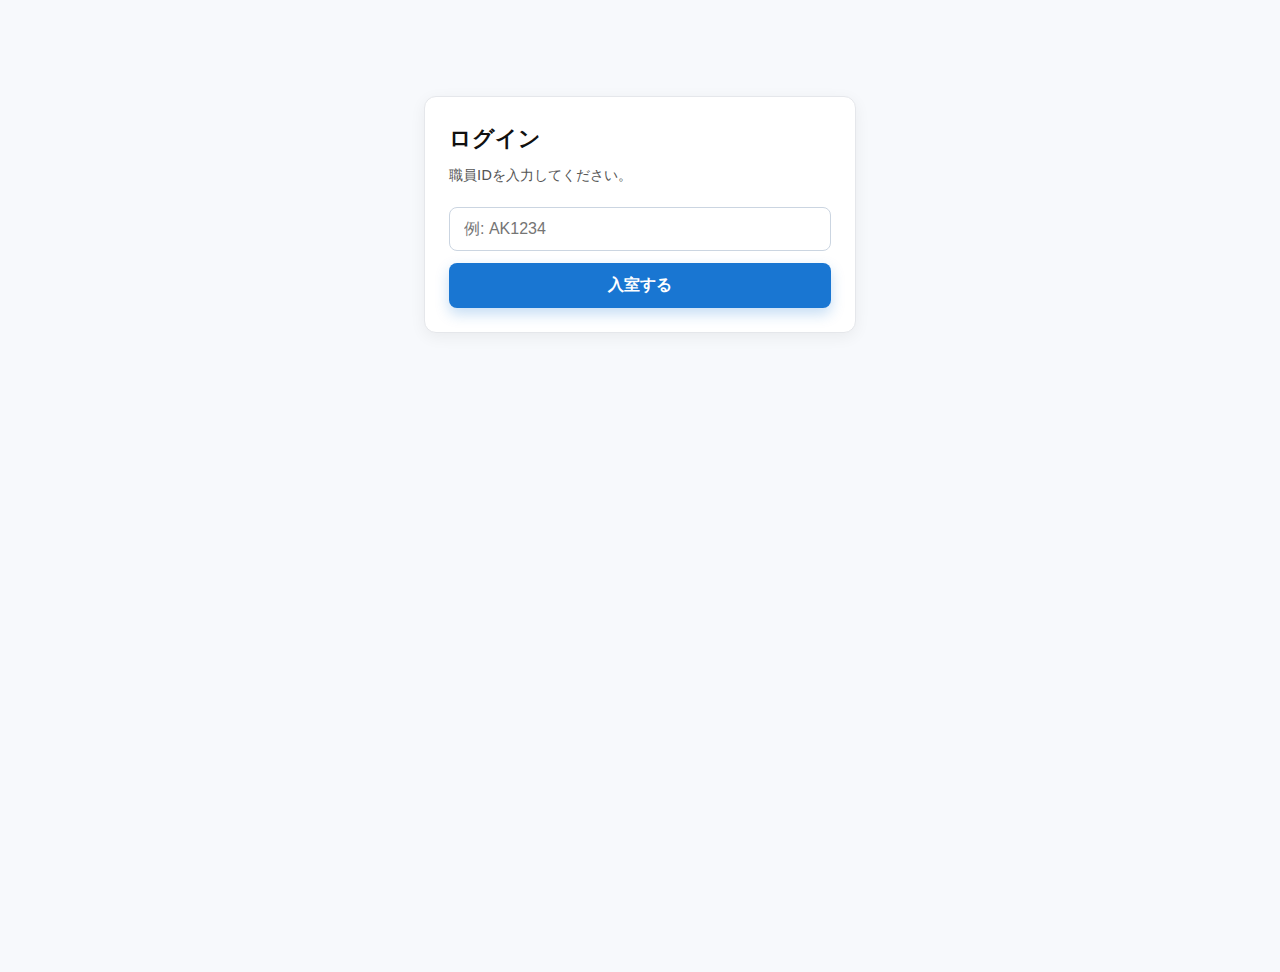
<file: index.html>
<!DOCTYPE html>
<html lang="ja">
  <head>
    <meta name="robots" content="noindex, nofollow" />
    <meta charset="utf-8" />
    <meta name="viewport" content="width=device-width, initial-scale=1" />
    <title>STAT画像学習システム</title>
    <link rel="stylesheet" href="css/index.css" />
  </head>

  <body>
    <main class="container">
      <section class="card">
        <h1 class="title">ログイン</h1>
        <p class="subtitle">職員IDを入力してください。</p>

        <form id="loginForm" class="form">
          <input
            name="uid"
            placeholder="例: AK1234"
            required
            class="input"
            autocomplete="off"
            inputmode="latin"
          />
          <button type="submit" class="btn btn-primary">入室する</button>
        </form>
      </section>
    </main>

    <!-- 認証中オーバーレイ -->
    <div id="loading" class="loading" aria-live="polite" aria-busy="true" hidden>
      <div class="spinner" aria-hidden="true"></div>
      <p class="loading-text">認証中です…</p>
    </div>

    <script>
  const API =
    "https://script.google.com/macros/s/AKfycbxZP5jL90wjUA80D_XxGO1IyEwCrEmW4TB-n_Y999lHVUQ9OgUIErIbGBEWlbPJfj8-/exec";

  const form   = document.getElementById("loginForm");
  const input  = form.querySelector('input[name="uid"]');
  const button = form.querySelector('button[type="submit"]');
  const loader = document.getElementById("loading");

  form.addEventListener("submit", async (e) => {
    e.preventDefault();

    let uid = new FormData(form).get("uid") || "";
    uid = uid
      .replace(/[Ａ-Ｚａ-ｚ０-９]/g, (s) => String.fromCharCode(s.charCodeAt(0) - 0xfee0))
      .replace(/\s+/g, "")
      .trim();
    if (!uid) return alert("IDを入力してください");

    // UI: 読み込み状態にする
    setLoading(true);

    // ★テスト用ショートカット
    if (uid === "9999") {
      sessionStorage.setItem("authenticated", "true");
      sessionStorage.setItem("uid", uid);
      sessionStorage.setItem("name", "テストユーザー");
      location.replace("patient.html");
      return;
    }

    try {
      const r = await fetch(API + "?route=verify", {
        method: "POST",
        headers: { "Content-Type": "text/plain;charset=utf-8" }, // プリフライト回避
        body: JSON.stringify({ uid }),
      });
      if (!r.ok) throw new Error("HTTP " + r.status);
      const j = await r.json();

      if (j.ok) {
        sessionStorage.setItem("authenticated", "true");
        sessionStorage.setItem("uid", uid);
        if (j.name) sessionStorage.setItem("name", j.name);
        location.replace("patient.html");
      } else {
        alert(j.error || "IDが無効です");
        input.focus();
      }
    } catch (err) {
      console.error(err);
      alert("通信エラー。時間をおいて再試行してください。");
      input.focus();
    } finally {
      clearTimeout(slowTip);
      setLoading(false);
    }
  });

  function setLoading(isLoading) {
    if (!loader) return;
    loader.hidden = !isLoading;
    button.disabled = isLoading;
    button.dataset.originalText ??= button.textContent;
    button.textContent = isLoading ? "認証中…" : button.dataset.originalText;
    input.readOnly = isLoading;
  }
</script>

  </body>
</html>
</file>
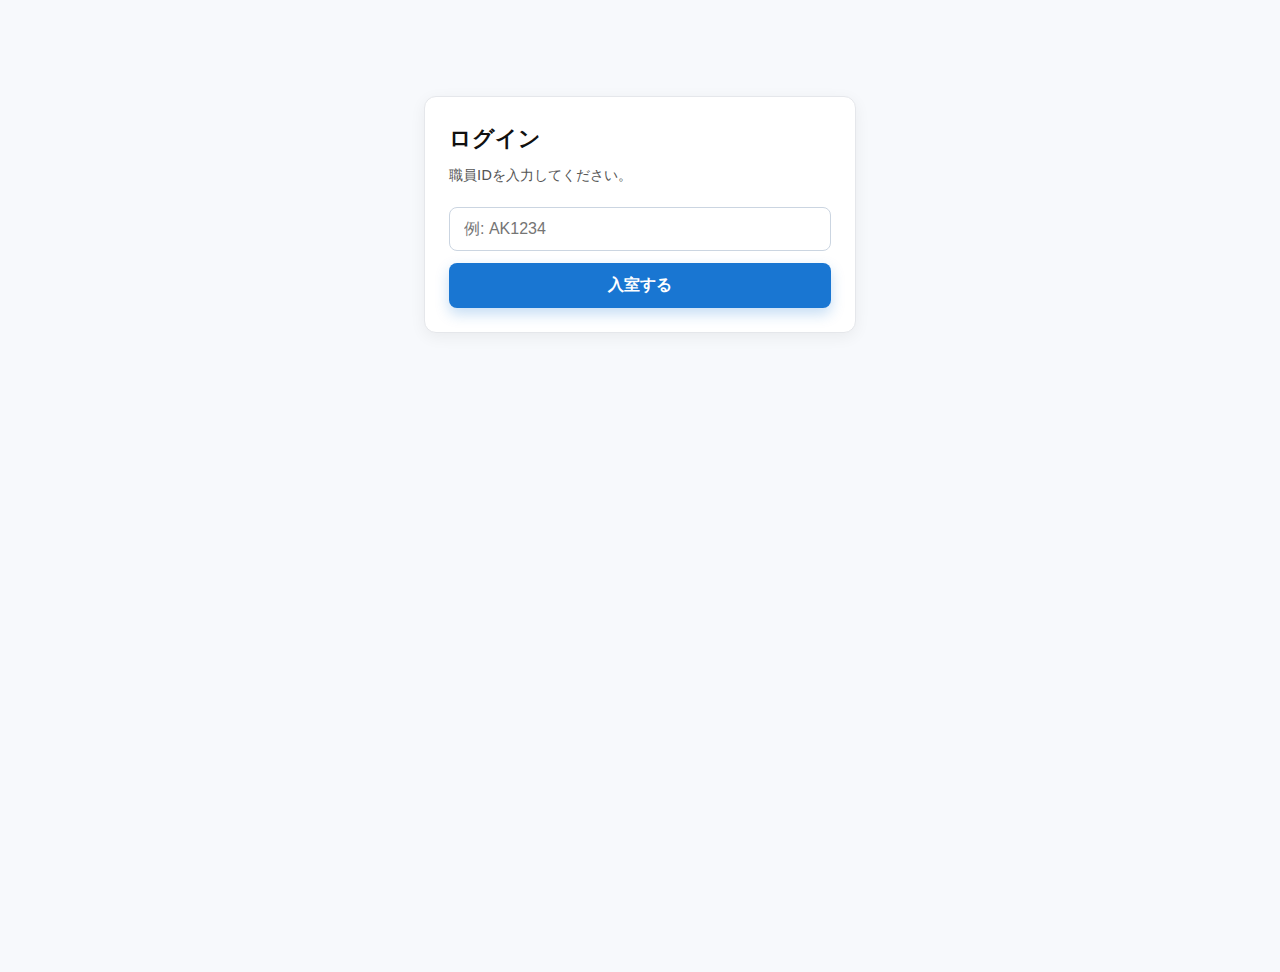
<file: answer3-1.html>
<!DOCTYPE html>
<html lang="ja">
  <head>
    <meta name="robots" content="noindex, nofollow" />
    <meta charset="utf-8" />
    <meta name="viewport" content="width=device-width, initial-scale=1" />
    <title>診断結果</title>
    <link rel="stylesheet" href="css/answer.css" />
    <script>
      if (sessionStorage.getItem("authenticated") !== "true") {
        location.replace("index.html");
      }
    </script>
  </head>

  <body>
    <h1>診断結果</h1>

    <section class="result-section">
      <h2>■ 診断名</h2>
      <p>CV先端離断</p>
    </section>

    <section class="result-section">
      <h2>■ Key画像</h2>
      <div class="carousel-container">
        <div class="carousel-wrapper">
          <button class="carousel-button prev">❮</button>
          <div class="carousel-track-container">
            <ul class="carousel-track">
              <li class="carousel-slide">
                <img src="key-images/Xp-kako.JPG" alt="キー画像の説明" />
                <p class="caption">2ヶ月前のレントゲン画像</p>
              </li>
              <li class="carousel-slide">
                <img src="key-images/Xp.JPG" alt="キー画像２の説明" />
                <p class="caption">離断が発覚した日のレントゲン画像</p>
              </li>
            </ul>
          </div>
          <button class="carousel-button next">❯</button>
        </div>
        <div class="carousel-indicators"></div>
      </div>
    </section>

    <section class="result-section">
      <h2>■ 解説</h2>
      <div class="explanation">
        <p>帰宅していたため、緊急で呼び出しをした。</p>
        <p>カテーテルを問題なく抜去でき、退院された。</p>
      </div>
    </section>

    <!-- ページを閉じるボタン -->
    <div class="back-button">
      <button id="closeBtn">ページを閉じる</button>
    </div>

    <!-- スライド操作スクリプト -->
    <script>
      const track = document.querySelector(".carousel-track");
      const slides = Array.from(track.children);
      const nextButton = document.querySelector(".carousel-button.next");
      const prevButton = document.querySelector(".carousel-button.prev");
      const indicatorsContainer = document.querySelector(".carousel-indicators");

      slides.forEach((_, index) => {
        const dot = document.createElement("span");
        dot.classList.add("indicator");
        if (index === 0) dot.classList.add("active");
        dot.addEventListener("click", () => {
          currentIndex = index;
          updateSlidePosition();
        });
        indicatorsContainer.appendChild(dot);
      });

      const indicators = indicatorsContainer.querySelectorAll(".indicator");
      let currentIndex = 0;

      function updateSlidePosition() {
        const slideWidth = slides[0].getBoundingClientRect().width;
        track.style.transform = "translateX(-" + slideWidth * currentIndex + "px)";
        indicators.forEach((dot, index) => {
          dot.classList.toggle("active", index === currentIndex);
        });
      }

      nextButton.addEventListener("click", () => {
        currentIndex = (currentIndex + 1) % slides.length;
        updateSlidePosition();
      });

      prevButton.addEventListener("click", () => {
        currentIndex = (currentIndex - 1 + slides.length) % slides.length;
        updateSlidePosition();
      });

      // フリック対応
      let startX = 0;
      track.addEventListener("touchstart", (e) => {
        startX = e.touches[0].clientX;
      });

      track.addEventListener("touchend", (e) => {
        const endX = e.changedTouches[0].clientX;
        const diff = endX - startX;
        if (diff > 50) {
          currentIndex = (currentIndex - 1 + slides.length) % slides.length;
          updateSlidePosition();
        } else if (diff < -50) {
          currentIndex = (currentIndex + 1) % slides.length;
          updateSlidePosition();
        }
      });

      window.addEventListener("load", updateSlidePosition);
      window.addEventListener("resize", updateSlidePosition);
    </script>

    <!-- ページを閉じるボタンスクリプト -->
    <script>
      document.getElementById("closeBtn").addEventListener("click", () => {
        window.close();

        // もし閉じられなかった場合（普通のブラウザタブ）
        setTimeout(() => {
          if (!window.closed) {
            alert("このページを閉じて終了してください。");
          }
        }, 300);
      });
    </script>

    <!-- スプレッドシート記録スクリプト -->
    <script>
      (function () {
        if (sessionStorage.getItem("authenticated") !== "true") return;
        const API =
          "https://script.google.com/macros/s/AKfycbxZP5jL90wjUA80D_XxGO1IyEwCrEmW4TB-n_Y999lHVUQ9OgUIErIbGBEWlbPJfj8-/exec";
        const uid = sessionStorage.getItem("uid") || "anonymous";
        const page = location.pathname;
        const ts = new Date().toISOString();

        fetch(API + "?route=log", {
          method: "POST",
          headers: { "Content-Type": "text/plain;charset=utf-8" },
          body: JSON.stringify({ uid, page, ts }),
        }).catch(console.warn);
      })();
    </script>
  </body>
</html>
</file>
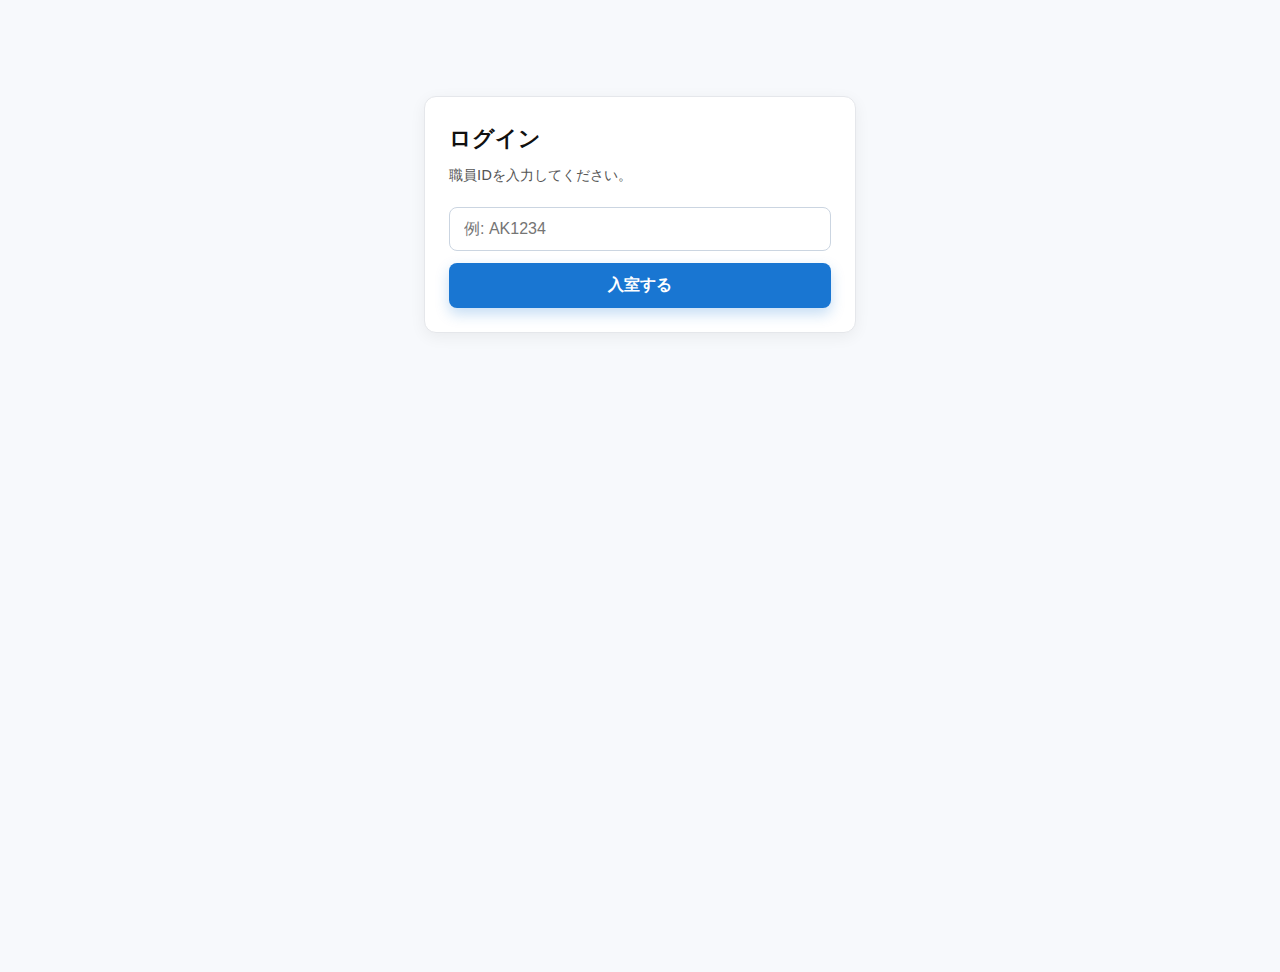
<file: answer3-4.html>
<!DOCTYPE html>
<html lang="ja">
  <head>
    <meta name="robots" content="noindex, nofollow" />
    <meta charset="utf-8" />
    <meta name="viewport" content="width=device-width, initial-scale=1" />
    <title>診断結果</title>
    <link rel="stylesheet" href="css/answer.css" />
    <script>
      if (sessionStorage.getItem("authenticated") !== "true") {
        location.replace("index.html");
      }
    </script>
  </head>

  <body>
    <h1>診断結果</h1>

    <section class="result-section">
      <h2>■ 診断名</h2>
      <p>CV先端離断</p>
    </section>

    <section class="result-section">
      <h2>■ Key画像</h2>
      <div class="carousel-container">
        <div class="carousel-wrapper">
          <button class="carousel-button prev">❮</button>
          <div class="carousel-track-container">
            <ul class="carousel-track">
              <li class="carousel-slide">
                <img src="key-images/Xp-kako.JPG" alt="キー画像の説明" />
                <p class="caption">2ヶ月前のレントゲン画像</p>
              </li>
              <li class="carousel-slide">
                <img src="key-images/Xp.JPG" alt="キー画像２の説明" />
                <p class="caption">離断が発覚した日のレントゲン画像</p>
              </li>
            </ul>
          </div>
          <button class="carousel-button next">❯</button>
        </div>
        <div class="carousel-indicators"></div>
      </div>
    </section>

    <section class="result-section">
      <h2>■ 解説</h2>
      <div class="explanation">
        <p>帰宅していたため、緊急で呼び出しをした。</p>
        <p>カテーテルを問題なく抜去でき、退院された。</p>
      </div>
    </section>

    <!-- 問題一覧へ戻る -->
    <div class="back-button">
      <a href="https://da-i-go.github.io/STATlms-home/problems.html">問題一覧へ戻る</a>
    </div>

    <!-- スライド操作スクリプト -->
    <script>
      const track = document.querySelector(".carousel-track");
      const slides = Array.from(track.children);
      const nextButton = document.querySelector(".carousel-button.next");
      const prevButton = document.querySelector(".carousel-button.prev");
      const indicatorsContainer = document.querySelector(".carousel-indicators");

      slides.forEach((_, index) => {
        const dot = document.createElement("span");
        dot.classList.add("indicator");
        if (index === 0) dot.classList.add("active");
        dot.addEventListener("click", () => {
          currentIndex = index;
          updateSlidePosition();
        });
        indicatorsContainer.appendChild(dot);
      });

      const indicators = indicatorsContainer.querySelectorAll(".indicator");
      let currentIndex = 0;

      function updateSlidePosition() {
        const slideWidth = slides[0].getBoundingClientRect().width;
        track.style.transform = "translateX(-" + slideWidth * currentIndex + "px)";
        indicators.forEach((dot, index) => {
          dot.classList.toggle("active", index === currentIndex);
        });
      }

      nextButton.addEventListener("click", () => {
        currentIndex = (currentIndex + 1) % slides.length;
        updateSlidePosition();
      });

      prevButton.addEventListener("click", () => {
        currentIndex = (currentIndex - 1 + slides.length) % slides.length;
        updateSlidePosition();
      });

      // フリック対応
      let startX = 0;
      track.addEventListener("touchstart", (e) => {
        startX = e.touches[0].clientX;
      });

      track.addEventListener("touchend", (e) => {
        const endX = e.changedTouches[0].clientX;
        const diff = endX - startX;
        if (diff > 50) {
          currentIndex = (currentIndex - 1 + slides.length) % slides.length;
          updateSlidePosition();
        } else if (diff < -50) {
          currentIndex = (currentIndex + 1) % slides.length;
          updateSlidePosition();
        }
      });

      window.addEventListener("load", updateSlidePosition);
      window.addEventListener("resize", updateSlidePosition);
    </script>

    <!-- スプレッドシート記録スクリプト -->
    <script>
      (function () {
        if (sessionStorage.getItem("authenticated") !== "true") return;
        const API = "https://script.google.com/macros/s/AKfycbx8b_17MyBUxJtJhJ21KFSfJguUBSGKHBg-WjLHHylbqho1pFjZKIMjvqlMWzUWNFcC/exec"; // GASのURL
        const uid = sessionStorage.getItem("uid") || "";
        const problemId = "3-4"; // ← ページごとに固定
        const page = location.pathname + location.search;

        fetch(API + "?route=done", {
          method: "POST",
          headers: { "Content-Type": "text/plain;charset=utf-8" },
          body: JSON.stringify({ uid, problemId, page }),
        }).catch(console.warn);
      })();
    </script>
  </body>
</html>
</file>
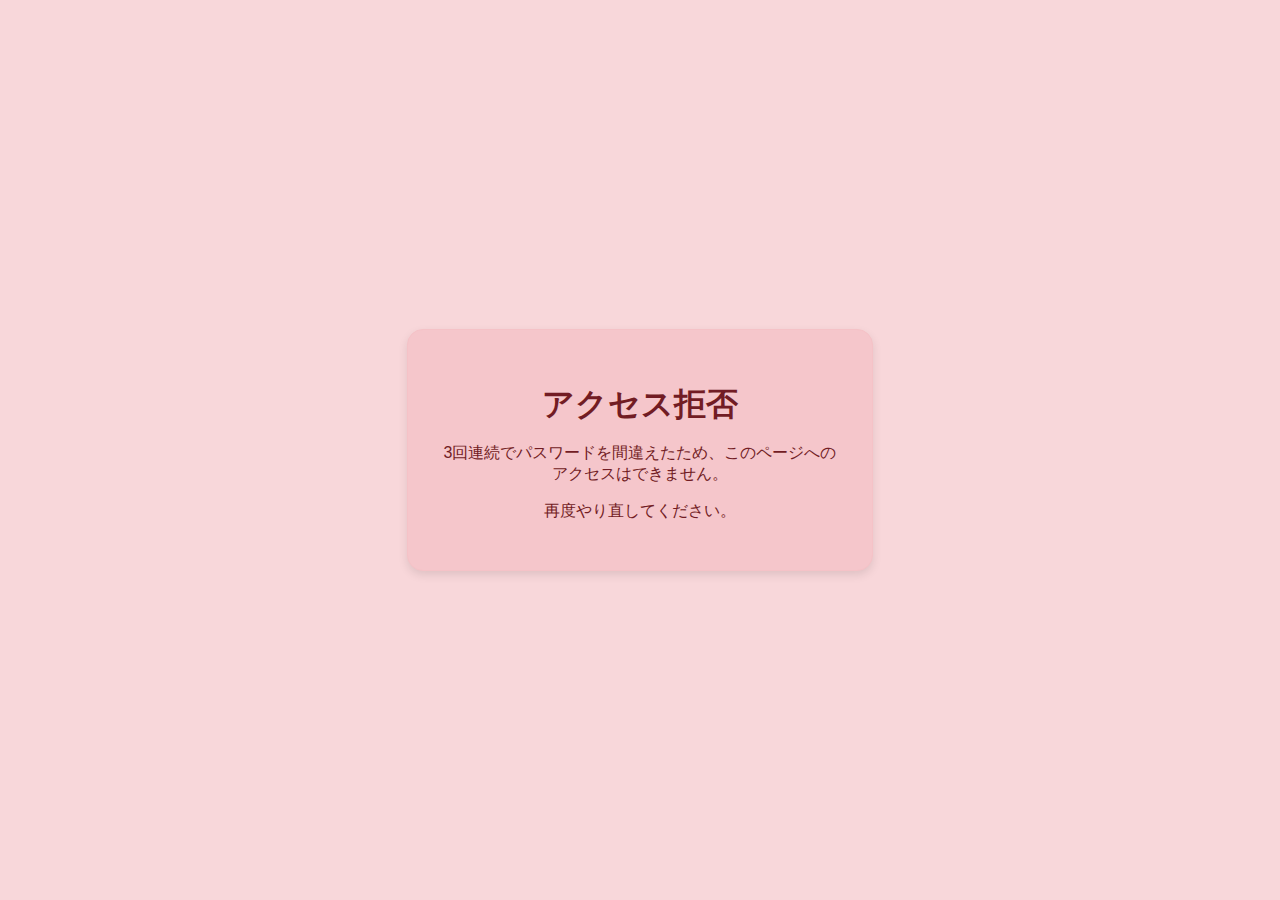
<file: denied.html>
<!DOCTYPE html>
<html lang="ja">
<head>
  <meta name="robots" content="noindex, nofollow">
  <meta charset="UTF-8" />
  <meta name="viewport" content="width=device-width, initial-scale=1" />
  <title>アクセス拒否</title>
  <style>
    body {
      margin: 0;
      font-family: sans-serif;
      display: flex;
      flex-direction: column;
      align-items: center;
      justify-content: center;
      height: 100vh;
      background-color: #f8d7da;
      color: #721c24;
      text-align: center;
    }
    .card {
      background-color: #f5c6cb;
      border: 1px solid #f5c2c7;
      padding: 2em;
      border-radius: 1em;
      max-width: 400px;
      box-shadow: 0 4px 10px rgba(0, 0, 0, 0.1);
    }
    h1 {
      margin-bottom: 0.5em;
    }
    p {
      margin-top: 0;
    }
  </style>
  <script>
    // 戻るボタン無効化
    history.pushState(null, null, location.href);
    window.addEventListener("popstate", function () {
      history.pushState(null, null, location.href);
    });

    // 自動で閉じる（ポップアップで開かれていた場合）
    setTimeout(() => {
      window.open('', '_self');
      window.close();
    }, 8000);
  </script>
</head>
<body>
  <div class="card">
    <h1>アクセス拒否</h1>
    <p>3回連続でパスワードを間違えたため、このページへのアクセスはできません。</p>
    <p>再度やり直してください。</p>
  </div>
</body>
</html>
</file>
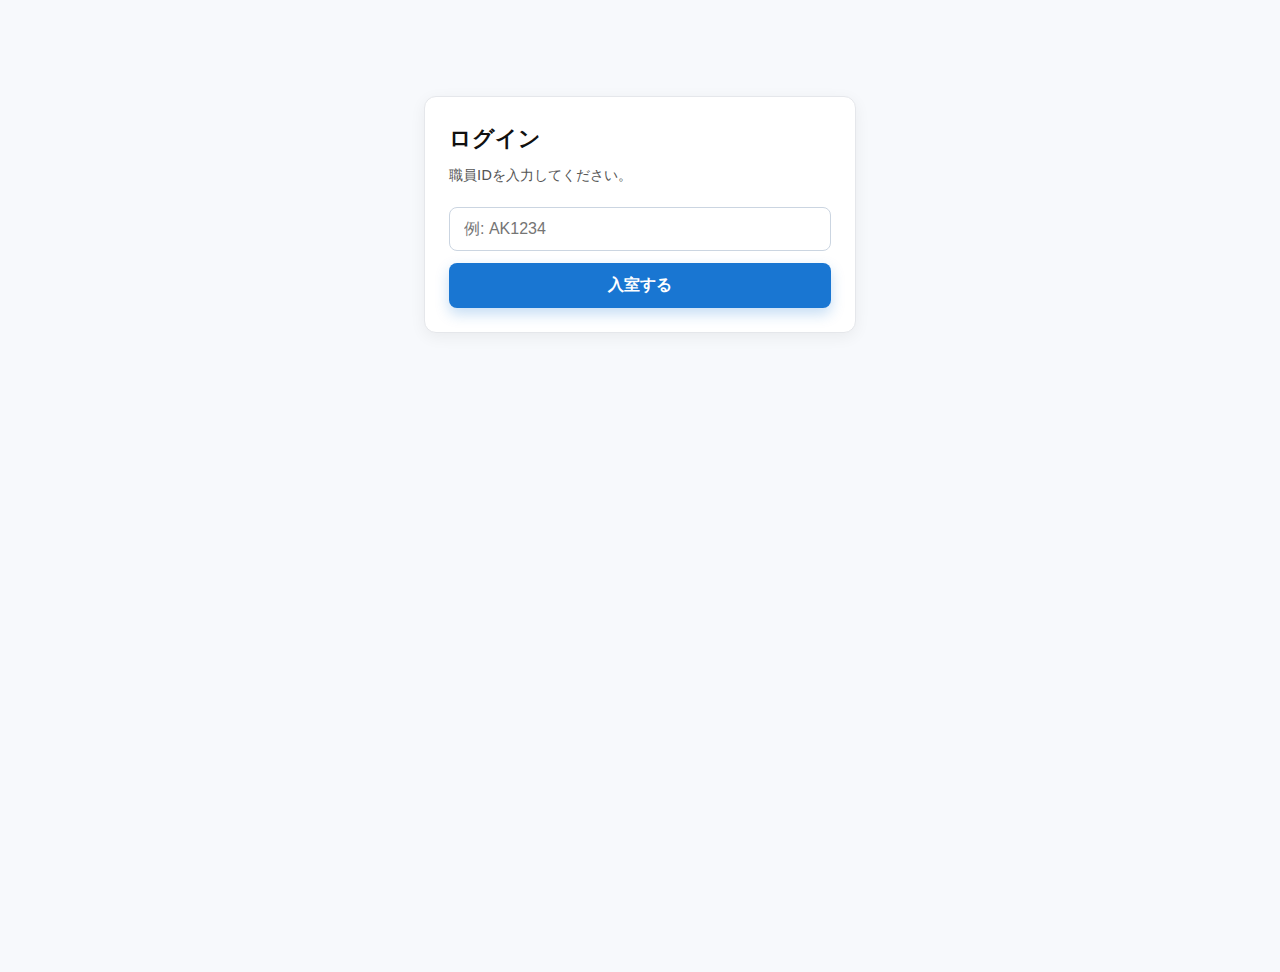
<file: patient.html>
<!DOCTYPE html>

<html lang="ja">
<head>
<meta content="noindex, nofollow" name="robots"/>
<meta charset="utf-8">
<meta content="width=device-width, initial-scale=1" name="viewport"/>
<title>患者情報</title>
<link href="css/patient.css" rel="stylesheet"/>
</meta>
<script>
  if (sessionStorage.getItem("authenticated") !== "true") {
    location.replace("index.html");
  }
</script>
</head>
<body>
<h1>患者情報</h1>
<div class="patient-card">
<div class="row">
<span class="label">患者</span>
<span class="value">50代、女性</span>
</div>
<div class="row">
<span class="label">現病歴</span>
<span class="value">
        ホジキンリンパ腫のため化学療法中<br/>
      </span>
</div>
<div class="row">
<span class="label">検査内容</span>
<span class="value">Xp、CT</span>
</div>
<h2 style="color:#d32f2f;">緊急で呼び出しをされた所見は？</h2>
</div>
<div class="next-button">
<a href="viewer.html">▶ 検査画像へ</a>
</div>
</body>
</html>
</file>
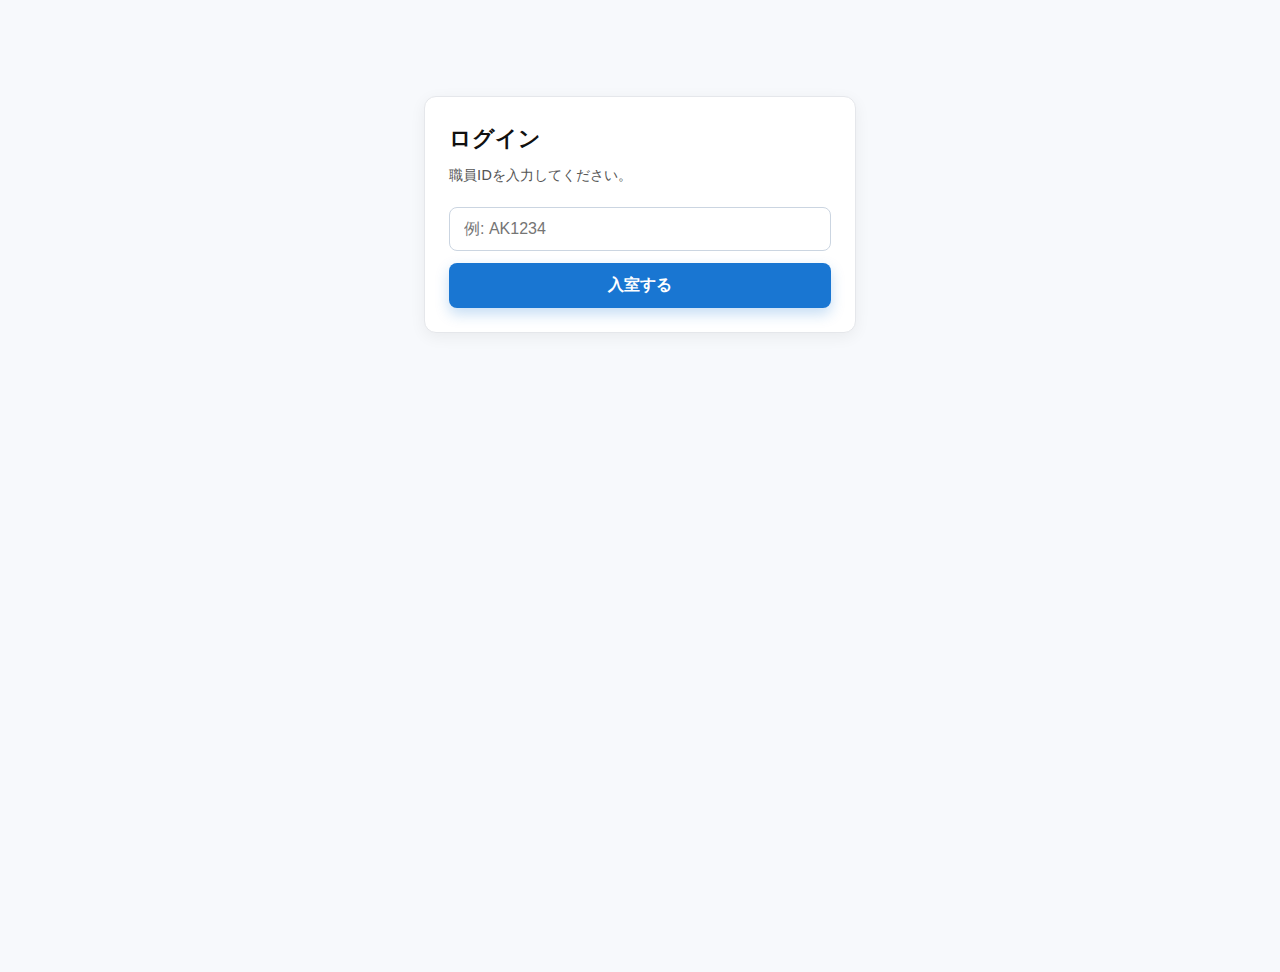
<file: viewer.html>
<!DOCTYPE html>
<html lang="ja">
  <head>
    <meta name="robots" content="noindex, nofollow" />
    <meta charset="utf-8" />
    <meta name="viewport" content="width=device-width, initial-scale=1.0" />
    <title>STAT画像学習システム</title>
    <link href="css/viewer.css" rel="stylesheet" />
    
    <script>
      // 未認証ならログインへ
      if (sessionStorage.getItem("authenticated") !== "true") {
        location.replace("index.html");
      } 
    </script>
  </head>

  <body>
    <div id="loadingOverlay">
      <div class="spinner"></div>
      <div class="loading-text">Loading...</div>
    </div>

    <main style="display: none">
      <h1 id="setTitle">検査画像</h1>

      <div class="set-buttons" id="setButtonsContainer"></div>

      <!-- 画像ビューア -->
      <div class="viewer">
        <img alt="CT Slice" id="ctImage" src="" />

        <!-- 右下：全画面ボタン -->
        <button id="enterFsBtn" class="fullscreen-btn" aria-label="全画面表示">
            [ 全画面 ]
        </button>
      </div>

      <!--  ズーム -->
      <div class="zoom-controls" aria-label="ズーム操作">
        <button type="button" id="zoomOutBtn" class="zoom-button" aria-label="縮小">🔎－</button>
        <span id="zoomLevel" class="zoom-level" aria-live="polite" aria-atomic="true">100%</span>
        <button type="button" id="zoomInBtn" class="zoom-button" aria-label="拡大">🔎＋</button>
      </div>

      <!-- ▼ スライダー（通常表示） -->
      <div class="slider-container">
        <button class="arrow-button" id="prevBtn">←</button>
        <input id="sliceSlider" min="1" step="1" type="range" />
        <button class="arrow-button" id="nextBtn">→</button>
      </div>

      <div class="slice-info" id="sliceInfo">現在のスライス: 1</div>

      <div class="navigation">
        <button onclick="location.href='answer3-4.html'">
          <span class="icon">▶</span><span class="label">解答</span>
        </button>
      </div>
    </main>

    <!-- ===== フルスクリーン用ライトボックス ===== -->
    <div id="lightbox" class="lightbox" aria-hidden="true" role="dialog" aria-modal="true">
      <div class="lightbox-backdrop" id="lightboxBackdrop"></div>
      <div class="lightbox-content" role="document">
        <button id="closeFsBtn" class="lightbox-close" aria-label="閉じる">×</button>

        <div class="lightbox-viewer">
          <img alt="CT Slice (fullscreen)" id="ctImageFs" src="" />
        </div>

        <!-- スライダー（フルスクリーン用） -->
        <div class="slider-container slider-container-fs">
          <button class="arrow-button" id="prevBtnFs">←</button>
          <input id="sliceSliderFs" min="1" step="1" type="range" />
          <button class="arrow-button" id="nextBtnFs">→</button>
        </div>
      </div>
    </div>
    
    
    <script>
      /* ========== 画像セット ========== */
      const imageSets = {
        Xp: { label: "レントゲン", totalSlices: 1, padding: 5 },
        "CT-tra": { label: "造影CT", totalSlices: 177, padding: 5 },
        "CT-lung": { label: "CT肺", totalSlices: 79, padding: 5 },
        "CT-cor": { label: "cor画像", totalSlices: 109, padding: 5 },
      };

      let currentSet = "Xp"; // ← 必要に応じて初期値を変更
      let currentSlice = 1;
      const imageCache = {};

      const ctImage = document.getElementById("ctImage");
      const slider = document.getElementById("sliceSlider");
      const info = document.getElementById("sliceInfo");
      const title = document.getElementById("setTitle");
      const loadingOverlay = document.getElementById("loadingOverlay");
      const mainContent = document.querySelector("main");
      const setButtonsContainer = document.getElementById("setButtonsContainer");

      function getImageFilename(n, set = currentSet) {
        const padding = imageSets[set].padding || 0;
        const padded = String(n).padStart(padding, "0");
        return `${set}/${set}-${padded}.JPG`;
      }

      function preloadImages(set, callback) {
        if (imageCache[set]) { callback(); return; }
        const { totalSlices } = imageSets[set];
        imageCache[set] = [];
        let loaded = 0;
        for (let i = 1; i <= totalSlices; i++) {
          const img = new Image();
          img.onload = img.onerror = () => {
            loaded++;
            if (loaded === totalSlices) callback();
          };
          img.src = getImageFilename(i, set);
          imageCache[set][i] = img;
        }
      }

      function applySliceToImgs(n){
        const img = imageCache[currentSet]?.[n];
        const src = img?.src || getImageFilename(n);
        ctImage.src = src;
        // FS側にも反映
        const fsImg = document.getElementById("ctImageFs");
        if (fsImg) fsImg.src = src;
      }

      function updateSlice(n) {
        const total = imageSets[currentSet].totalSlices;
        currentSlice = n;
        applySliceToImgs(n);
        info.textContent = `現在のスライス: ${n} / ${total}`;
        slider.value = n;
        // FSスライダーも同期
        const sliderFs = document.getElementById("sliceSliderFs");
        if (sliderFs) sliderFs.value = n;
      }

      function changeSlice(step) {
        const total = imageSets[currentSet].totalSlices;
        const newSlice = Math.max(1, Math.min(total, currentSlice + step));
        updateSlice(newSlice);
      }

      function switchImageSetTo(setName) {
        loadingOverlay.style.display = "flex";
        mainContent.style.display = "none";
        currentSet = setName;
        currentSlice = 1;

        slider.max = imageSets[setName].totalSlices;
        slider.value = currentSlice;

        // FS側スライダーのmaxも更新
        const sliderFs = document.getElementById("sliceSliderFs");
        if (sliderFs) sliderFs.max = imageSets[setName].totalSlices;

        preloadImages(currentSet, () => {
          loadingOverlay.style.display = "none";
          mainContent.style.display = "flex";
          updateSlice(currentSlice);
          updateButtonStates();
        });
      }

      function createSetButtons() {
        for (const key in imageSets) {
          const btn = document.createElement("button");
          btn.textContent = imageSets[key].label;
          btn.className = "set-button";
          btn.dataset.setKey = key;
          btn.addEventListener("click", () => switchImageSetTo(key));
          setButtonsContainer.appendChild(btn);
        }
      }

      function updateButtonStates() {
        const buttons = setButtonsContainer.querySelectorAll(".set-button");
        buttons.forEach((btn) => {
          const key = btn.dataset.setKey;
          if (key === currentSet) {
            btn.disabled = true;
            btn.innerHTML = `✔️ ${imageSets[key].label}`;
          } else {
            btn.disabled = false;
            btn.innerHTML = imageSets[key].label;
          }
        });
      }

      /* ========== ズーム & ドラッグ ========== */
      let zoomScale = 1;
      const MIN_ZOOM = 0.5;
      const MAX_ZOOM = 4;
      const STEP_ZOOM = 0.2;

      let offsetX = 0, offsetY = 0, startX = 0, startY = 0, isDragging = false;

      const zoomLevelEl = document.getElementById("zoomLevel");
      const zoomInBtn = document.getElementById("zoomInBtn");
      const zoomOutBtn = document.getElementById("zoomOutBtn");

      function applyZoom() {
        ctImage.style.transform = `translate(${offsetX}px, ${offsetY}px) scale(${zoomScale})`;
        zoomLevelEl.textContent = `${Math.round(zoomScale * 100)}%`;
      }

      function setZoom(next) {
        zoomScale = Math.max(MIN_ZOOM, Math.min(MAX_ZOOM, next));
        if (zoomScale <= 1) { offsetX = 0; offsetY = 0; }
        applyZoom();
      }
      function zoomIn() { setZoom(zoomScale + STEP_ZOOM); }
      function zoomOut() { setZoom(zoomScale - STEP_ZOOM); }
      function resetZoom() { zoomScale = 1; offsetX = 0; offsetY = 0; applyZoom(); }

      function clampOffsets() {
        const rect = document.querySelector(".viewer").getBoundingClientRect();
        const imgWidth = rect.width * zoomScale;
        const imgHeight = rect.height * zoomScale;
        const maxX = (imgWidth - rect.width) / 2;
        const maxY = (imgHeight - rect.height) / 2;
        offsetX = Math.max(-maxX, Math.min(maxX, offsetX));
        offsetY = Math.max(-maxY, Math.min(maxY, offsetY));
      }

      ctImage.addEventListener("mousedown", (e) => {
        if (zoomScale <= 1) return;
        e.preventDefault();
        isDragging = true;
        startX = e.clientX; startY = e.clientY;
        ctImage.style.cursor = "grabbing";
      });
      window.addEventListener("mousemove", (e) => {
        if (!isDragging) return;
        e.preventDefault();
        const dx = e.clientX - startX, dy = e.clientY - startY;
        startX = e.clientX; startY = e.clientY;
        offsetX += dx; offsetY += dy;
        clampOffsets(); applyZoom();
      });
      window.addEventListener("mouseup", () => { isDragging = false; ctImage.style.cursor = "grab"; });

      // タッチ
      let lastTouchX = 0, lastTouchY = 0;
      ctImage.addEventListener("touchstart", (e) => {
        if (zoomScale <= 1) return;
        if (e.touches.length !== 1) return;
        const t = e.touches[0];
        lastTouchX = t.clientX; lastTouchY = t.clientY;
      });
      ctImage.addEventListener("touchmove", (e) => {
        if (zoomScale <= 1) return;
        if (e.touches.length !== 1) return;
        e.preventDefault();
        const t = e.touches[0];
        const dx = t.clientX - lastTouchX, dy = t.clientY - lastTouchY;
        lastTouchX = t.clientX; lastTouchY = t.clientY;
        offsetX += dx; offsetY += dy; clampOffsets(); applyZoom();
      });

      zoomInBtn.addEventListener("click", zoomIn);
      zoomOutBtn.addEventListener("click", zoomOut);

      // 画像セット切替時に倍率リセット
      const _origSwitchSet = switchImageSetTo;
      switchImageSetTo = function (setName) {
        _origSwitchSet(setName);
        resetZoom();
      };

      /* ========== スライダー操作（通常） ========== */
      document.getElementById("prevBtn").addEventListener("click", () => changeSlice(-1));
      document.getElementById("nextBtn").addEventListener("click", () => changeSlice(1));
      slider.addEventListener("input", (e) => updateSlice(parseInt(e.target.value, 10)));

      /* ========== フルスクリーン（ライトボックス） ========== */
      const lightbox = document.getElementById("lightbox");
      const backdrop = document.getElementById("lightboxBackdrop");
      const enterFsBtn = document.getElementById("enterFsBtn");
      const closeFsBtn = document.getElementById("closeFsBtn");
      const sliderFs = document.getElementById("sliceSliderFs");
      const prevBtnFs = document.getElementById("prevBtnFs");
      const nextBtnFs = document.getElementById("nextBtnFs");

      function openFullscreen() {
        // スライダーmax/値を同期
        sliderFs.max = imageSets[currentSet].totalSlices;
        sliderFs.value = currentSlice;
        applySliceToImgs(currentSlice);

        lightbox.classList.add("is-open");
        lightbox.setAttribute("aria-hidden", "false");
        document.body.style.overflow = "hidden"; // 背景スクロール抑止
        window.addEventListener("keydown", onKeydownEsc);
      }

      function closeFullscreen() {
        lightbox.classList.remove("is-open");
        lightbox.setAttribute("aria-hidden", "true");
        document.body.style.overflow = "";
        window.removeEventListener("keydown", onKeydownEsc);
      }

      function onKeydownEsc(e){
        if (e.key === "Escape") closeFullscreen();
      }

      enterFsBtn.addEventListener("click", openFullscreen);
      closeFsBtn.addEventListener("click", closeFullscreen);
      backdrop.addEventListener("click", closeFullscreen);

      // FS側の操作 → 状態共有
      prevBtnFs.addEventListener("click", () => changeSlice(-1));
      nextBtnFs.addEventListener("click", () => changeSlice(1));
      sliderFs.addEventListener("input", (e) => updateSlice(parseInt(e.target.value, 10)));

      /* ========== 初期表示 ========== */
      window.onload = () => {
        createSetButtons();
        updateButtonStates();
        preloadImages(currentSet, () => {
          loadingOverlay.style.display = "none";
          mainContent.style.display = "flex";
          updateSlice(currentSlice);
          applyZoom(); // 初期表示のズーム表示同期
        });
      };
    </script>
  </body>
</html>
</file>
<file: css/index.css>
/* ===== Base ===== */
*,
*::before,
*::after { box-sizing: border-box; }

html, body {
  height: 100%;
  margin: 0;
}

body {
  font-family: system-ui, -apple-system, "Segoe UI", Roboto, "Noto Sans JP",
               "Hiragino Kaku Gothic ProN", "Yu Gothic", "Meiryo", sans-serif;
  line-height: 1.6;
  color: #111;
  background: #f7f9fc;
}

/* ===== Layout ===== */
.container {
  max-width: 480px;
  margin: 8vh auto;
  padding: 24px;
}

.card {
  background: #fff;
  padding: 24px;
  border: 1px solid #e5e7eb;
  border-radius: 12px;
  box-shadow: 0 4px 16px rgba(0,0,0,.06);
}

/* ===== Typography ===== */
.title {
  margin: 0 0 8px;
  font-size: 22px;
  font-weight: 700;
}

.subtitle {
  margin: 0 0 20px;
  font-size: 14px;
  color: #555;
}

/* ===== Form ===== */
.form {
  display: grid;
  gap: 12px;
}

.input {
  width: 100%;
  padding: 12px 14px;
  border: 1px solid #cbd5e1;      /* slate-300 */
  border-radius: 8px;
  background: #fff;
  font-size: 16px;
  outline: none;
  transition: border-color .15s ease, box-shadow .15s ease;
}

.input:focus {
  border-color: #1976d2;
  box-shadow: 0 0 0 3px rgba(25,118,210,.15);
}

/* ===== Button ===== */
.btn {
  display: inline-block;
  width: 100%;
  padding: 12px 14px;
  border: 0;
  border-radius: 8px;
  font-weight: 600;
  font-size: 16px;
  cursor: pointer;
  transition: transform .02s ease, box-shadow .2s ease, background-color .2s ease;
}

.btn:active { transform: translateY(1px); }

.btn-primary {
  background: #1976d2;
  color: #fff;
  box-shadow: 0 6px 14px rgba(25,118,210,.25);
}

.btn-primary:hover { background: #135ba0; }

/* ===== Responsive ===== */
@media (max-width: 480px) {
  .container { margin: 6vh auto; padding: 16px; }
  .card { padding: 20px; }
  .title { font-size: 20px; }
}

/* ===== Optional: error text (将来用) ===== */
.error {
  color: #d32f2f;
  font-size: 14px;
  margin-top: 8px;
}
</file>
<file: css/answer.css>
body {
  font-family: sans-serif;
  margin: 0;
  padding: 2rem;
  background: #f9f9f9;
  color: #333;
}

h1 {
  font-size: 1.8rem;
  margin-bottom: 1rem;
  text-align: center;
}

.result-section {
  margin-bottom: 2rem;
  background: #fff;
  border-radius: 8px;
  padding: 1rem;
  box-shadow: 0 0 8px rgba(0, 0, 0, 0.1);
}

.result-section h2 {
  font-size: 1.4rem;
  margin-bottom: 0.5rem;
  color: #007acc;
}

.explanation {
  line-height: 1.6;
  font-size: 1rem;
}

/* カルーセル */
.carousel-container {
  position: relative;
  max-width: 100%;
  margin: 1rem auto;
  overflow: hidden;
}

.carousel-track-container {
  overflow: hidden;
}

.carousel-track {
  display: flex;
  transition: transform 0.3s ease-in-out;
  padding: 0;
  margin: 0;
}

.carousel-slide {
  min-width: 100%;
  box-sizing: border-box;
  text-align: center;
}

.carousel-slide img {
  width: 100%;
  max-width: 600px;
  height: auto;
  border-radius: 8px;
  box-shadow: 0 0 5px rgba(0,0,0,0.2);
  margin: 0 auto;
}

.caption {
  margin-top: 0.5rem;
  font-size: 0.95rem;
  color: #555;
}

.carousel-button {
  position: absolute;
  top: 50%;
  transform: translateY(-50%);
  background: rgba(0, 122, 204, 0.8);
  color: white;
  border: none;
  padding: 1rem;
  cursor: pointer;
  z-index: 10;
  border-radius: 50%;
  font-size: 1.2rem;
}

.carousel-button.prev {
  left: 10px;
}

.carousel-button.next {
  right: 10px;
}

.carousel-button:hover {
  background: rgba(0, 95, 163, 0.9);
}

/* モバイル対応 */
@media (max-width: 600px) {
  body {
    padding: 1rem;
  }

  h1 {
    font-size: 1.5rem;
  }

  .result-section {
    padding: 0.8rem;
  }

  .result-section h2 {
    font-size: 1.2rem;
  }

  .explanation {
    font-size: 0.95rem;
  }

  .caption {
    font-size: 0.85rem;
  }

  .carousel-button {
    padding: 0.6rem;
    font-size: 1rem;
  }
}

.back-button {
  text-align: center;
  margin-top: 2rem;
}

.back-button a {
  background: #007acc;
  color: white;
  padding: 0.8rem 1.5rem;
  border-radius: 6px;
  text-decoration: none;
  font-weight: bold;
  display: inline-block;
  transition: background 0.3s;
}

.back-button a:hover {
  background: #005fa3;
}

.carousel-wrapper {
  display: flex;
  align-items: center;
  justify-content: center;
  position: relative;
}

.carousel-track-container {
  overflow: hidden;
  display: flex;
  justify-content: center;
  align-items: center;
}

.carousel-track {
  display: flex;
  transition: transform 0.3s ease-in-out;
  align-items: center;
}

.carousel-slide {
  display: flex;
  flex-direction: column;
  justify-content: center;
  align-items: center;
  flex: 0 0 100%;
  box-sizing: border-box;
  text-align: center;
}

.carousel-slide img {
  display: block;
  margin: 0 auto;
  max-width: 600px;
  width: 100%;
  height: 400px;
  object-fit: contain;
  border-radius: 8px;
  box-shadow: 0 0 5px rgba(0,0,0,0.2);
}

.carousel-indicators {
  text-align: center;
  margin-top: 1rem;
}

.indicator {
  display: inline-block;
  width: 12px;
  height: 12px;
  margin: 0 6px;
  background-color: #ccc;
  border-radius: 50%;
  cursor: pointer;
  transition: background-color 0.3s;
}

.indicator.active {
  background-color: #007acc;
}

.back-button button {
  display: inline-block;
  width: 100%;
  padding: 12px;
  border: none;
  border-radius: 8px;
  background: #1976d2;
  color: #fff;
  font-size: 16px;
  cursor: pointer;
  text-align: center;
}
.back-button button:hover {
  background: #135ba0;
}


/* === Lightbox (薄い黒背景の拡大表示) ======================= */
.lightbox {
  position: fixed;
  inset: 0;
  background: rgba(0, 0, 0, .7);
  display: none;                 /* 初期は非表示 */
  align-items: center;
  justify-content: center;
  padding: 4vmin;
  z-index: 9999;
}

.lightbox.open { display: flex; }

.lightbox img {
  max-width: 100%;
  max-height: 100%;
  border-radius: 8px;
  box-shadow: 0 10px 30px rgba(0,0,0,.5);
}

.lightbox__close {
  position: absolute;
  top: 12px;
  right: 12px;
  font-size: 24px;
  line-height: 1;
  background: rgba(0,0,0,.5);
  color: #fff;
  border: 0;
  padding: 8px 12px;
  border-radius: 8px;
  cursor: pointer;
}

@media (pointer: coarse) {
  .lightbox__close { font-size: 20px; padding: 10px 14px; }
}
</file>
<file: css/patient.css>
/* ===== Base ===== */
*,
*::before,
*::after { box-sizing: border-box; }

html {
  width: 100%;
  overflow-x: hidden;
  box-sizing: border-box;
}

body {
  font-family: 'Helvetica Neue', sans-serif;
  margin: 0;
  padding: 2em;
  background-color: #f7f9fc;
  color: #333;
  line-height: 1.6;
}

h1 {
  text-align: center;
  font-size: 2em;
  margin-bottom: 1.5em;
  color: #1a73e8;
}

img, video {
  max-width: 100%;
  height: auto;
  display: block;
}

/* ===== 患者情報カード ===== */
.patient-card {
  background-color: #fff;
  border-radius: 8px;
  box-shadow: 0 2px 8px rgba(0,0,0,0.08);
  max-width: 600px;
  margin: 0 auto 2em;
  padding: 1.5em;
}

/* 各行のラベルと値を2列に整列 */
.patient-card .row {
  display: grid;
  grid-template-columns: 100px 1fr; /* ← セミコロン1つに修正 */
  align-items: start;
  gap: 1em;
  padding: 0.4em 0;
}

.label {
  font-weight: bold;
  white-space: nowrap;
  font-size: 1em;
  line-height: 1.4;
}

.value {
  font-size: 1em;
  line-height: 1.4;
}

/* ===== 強調 ===== */
.highlight-question {
  display: block;
  margin-top: 20px;
  padding: 12px 16px;
  font-size: 17px;
  font-weight: 600;
  color: #d32f2f;
  background: #fff3f3;
  border-left: 6px solid #d32f2f;
  border-radius: 6px;
  box-shadow: 0 2px 8px rgba(0,0,0,0.05);
  text-align: left;
}

/* ===== 次ページボタン ===== */
.next-button {
  text-align: center;
}

.next-button a {
  display: inline-block;
  padding: 0.75em 1.5em;
  background-color: #1a73e8;
  color: #fff;
  text-decoration: none;
  font-size: 1.1em;
  border-radius: 6px;
  transition: background-color 0.3s ease;
}

.next-button a:hover {
  background-color: #155ab6;
}

/* ===== モバイル対応 ===== */
@media (max-width: 600px) {
  body { padding: 1em; }
  .patient-card { padding: 1em; width: 100%; }
  h1 { font-size: 1.6em; }

  /* ラベル列を少し細くして本文スペースを確保 */
  .patient-card .row {
    grid-template-columns: 90px 1fr;
    gap: 0.75em;
  }

  .next-button a {
    width: 100%;
    box-sizing: border-box;
  }
}
</file>
<file: css/viewer.css>
/* === ページ全体の基本設定 === */
html, body {
  height: 100%;
  margin: 0;
  font-family: sans-serif;
  background: #f5f5f5;
  display: flex;
  flex-direction: column;
  align-items: center;
  overflow-x: hidden;
  max-width: 100vw;
}

/* mainを縦方向にも中央に配置 */
main {
  width: 100%;
  max-width: 95vw;
  padding: 1rem;
  display: flex;
  flex-direction: column;
  align-items: center;
  justify-content: center;
  flex-grow: 1;
}

/* 見出し */
h1 {
  margin-bottom: 1rem;
  font-size: 2rem;
  font-weight: bold;
}

/* セット切り替えボタン */
.set-buttons {
  display: flex;
  gap: 0.5rem;
  margin-bottom: 1rem;
  flex-wrap: wrap;
  justify-content: center;
}
.set-button {
  padding: 0.6em 1.2em;
  font-size: 1rem;
  background-color: #007acc;
  color: white;
  border: none;
  border-radius: 0.4em;
  cursor: pointer;
  transition: background-color 0.2s;
}
.set-button:hover { background-color: #005fa3; }
.set-button:disabled { background-color: #ccc; cursor: default; }

/* === 画像表示領域 === */
.viewer {
  position: relative;
  width: 100%;
  max-width: 512px;
  height: 512px;
  overflow: hidden;
  display: flex;
  justify-content: center;
  align-items: center;
  margin-bottom: 1rem;
  background: black;
  border-radius: 12px;
  box-shadow: 0 0 10px rgba(0,0,0,0.3);
}
.viewer img {
  width: 100%;
  height: 100%;
  max-width: none;
  max-height: none;
  object-fit: contain;
  transform-origin: center center;
  will-change: transform;
  transition: transform 0.15s ease-out;
  cursor: grab;
}
.viewer img:active { cursor: grabbing; }

/* === ズームボタン === */
.zoom-controls {
  display: flex;
  align-items: center;
  justify-content: center;
  gap: 10px;
  width: 100%;
  max-width: 512px;
  margin: 0 0 0.75rem;
}
.zoom-button {
  background-color: #fff;
  border: 1px solid #ccc;
  border-radius: 10px;
  min-width: 44px;
  height: 36px;
  font-size: 18px;
  cursor: pointer;
  transition: background 0.2s;
}
.zoom-button:hover { background-color: #eee; }
.zoom-level { min-width: 70px; text-align: center; font-weight: 700; font-variant-numeric: tabular-nums; }

/* === スライダーエリア === */
.slider-container {
  display: flex;
  align-items: center;
  justify-content: center;
  gap: 8px;
  width: 100%;
  max-width: 512px;
  margin-bottom: 1rem;
}
.arrow-button {
  background-color: #fff;
  border: 1px solid #ccc;
  border-radius: 50%;
  width: 36px;
  height: 36px;
  font-size: 18px;
  cursor: pointer;
  transition: background 0.2s;
}
.arrow-button:hover { background-color: #eee; }
input[type="range"] { flex: 1; }

.slice-info { text-align: center; font-weight: bold; margin-bottom: 1rem; }

/* === ナビゲーションボタン === */
.navigation { margin-bottom: 1rem; }
.navigation button {
  display: flex; justify-content: center; align-items: center; gap: 0.5em;
  padding: 0.8em 1.5em; font-size: 1.1rem; background-color: #007acc; color: white;
  border: none; border-radius: 0.4em; cursor: pointer;
}
.navigation button:hover { background-color: #005fa3; }

/* === ローディング画面 === */
#loadingOverlay {
  position: fixed; top: 0; left: 0; width: 100vw; height: 100vh;
  background: rgba(255, 255, 255, 0.9); z-index: 9999;
  display: flex; flex-direction: column; justify-content: center; align-items: center;
}
.spinner {
  width: 60px; height: 60px; border: 6px solid #ccc; border-top-color: #007acc;
  border-radius: 50%; animation: spin 1s linear infinite; margin-bottom: 1rem;
}
@keyframes spin { 0% { transform: rotate(0deg);} 100% { transform: rotate(360deg);} }
.loading-text { font-size: 1.2rem; font-weight: bold; color: #444; }

/* === モバイル対応 === */
@media (max-width: 600px) {
  .viewer { max-width: 90vw; height: auto; aspect-ratio: 1 / 1; }
  .zoom-button { height: 32px; font-size: 16px; min-width: 40px; }
  .zoom-level  { min-width: 64px; }
  .arrow-button { width: 32px; height: 32px; font-size: 16px; }
}

/* === 右下「全画面」ボタン === */
.fullscreen-btn {
  position: absolute;
  bottom: 10px;
  right: 10px;
  border: none;
  background: rgba(255,255,255,0.1);
  backdrop-filter: blur(2px);
  border-radius: 10px;
  padding: 6px 10px;
  font-size: 16px;
  cursor: pointer;
  box-shadow: 0 1px 6px rgba(0,0,0,0.25);
  color: #fff; /* ← 文字色を白に */
}
.fullscreen-btn:hover { 
    background: #fff; 
    color: #000; /* 白背景に黒文字 */
}

/* スマホ幅ではボタンを非表示 */
@media (max-width: 600px) {
  .fullscreen-btn {
    display: none;
  }
}

/* === ライトボックス（フルスクリーン） === */
.lightbox {
  position: fixed; inset: 0;
  display: none;
  z-index: 10000;
}
.lightbox.is-open { display: block; }
.lightbox-backdrop {
  position: absolute; inset: 0;
  background: rgba(0,0,0,0.6);
}
.lightbox-content {
  position: absolute; inset: 0;
  display: flex; flex-direction: column;
  justify-content: center; align-items: center;
  padding: 16px;
}
.lightbox-close {
  position: absolute;
  top: 12px;
  right: 12px;
  border: none;
  border-radius: 50%;
  width: 40px;
  height: 40px;
  font-size: 20px;
  cursor: pointer;
  background: rgba(255,255,255,0.95);
  box-shadow: 0 1px 6px rgba(0,0,0,0.3);

  /* ▼ 垂直 & 水平の中央揃え */
  display: flex;
  align-items: center;
  justify-content: center;
}

/* ホバー */
.lightbox-close:hover {
  background: #fff;
  transform: scale(0.93);
}


.lightbox-viewer {
  width: min(92vw, 1200px);
  height: min(80vh, 80vw);
  background: black;
  border-radius: 12px;
  overflow: hidden;
  display: flex; justify-content: center; align-items: center;
  box-shadow: 0 0 10px rgba(0,0,0,0.35);
  margin-bottom: 12px;
}
.lightbox-viewer img {
  width: 100%;
  height: 100%;
  object-fit: contain;
}

/* FS用スライダーは幅広め */
.slider-container-fs {
  max-width: min(92vw, 1200px);
}
</file>
